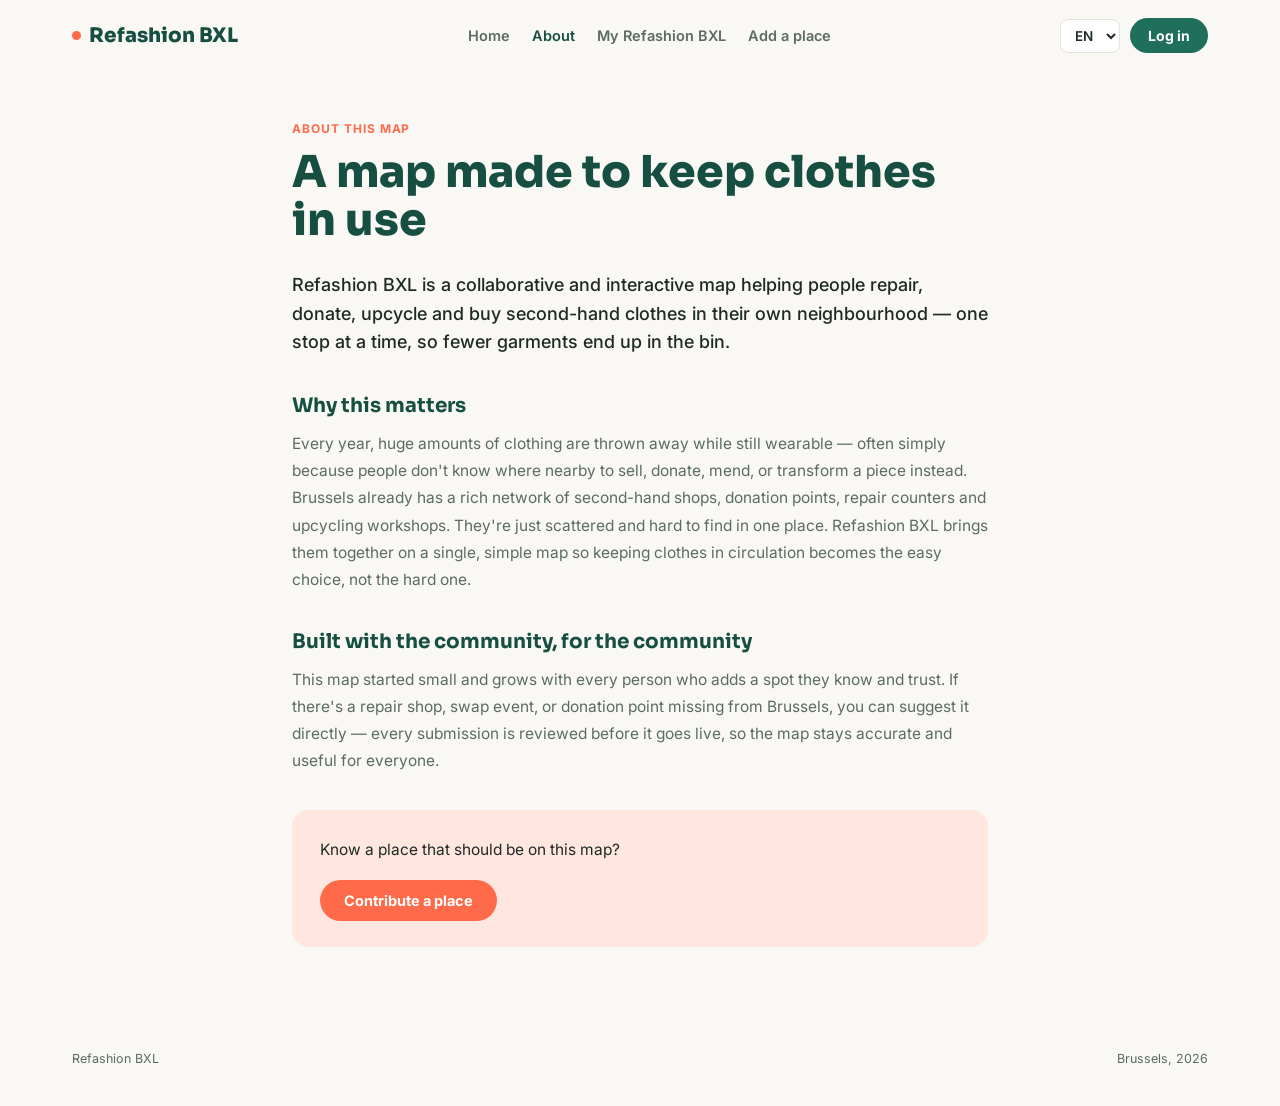
<file: about.html>
<!DOCTYPE html>
<html lang="en">
<head>
<meta charset="UTF-8">
<meta name="viewport" content="width=device-width, initial-scale=1.0">
<title>About — Refashion BXL</title>
<link rel="preconnect" href="https://fonts.googleapis.com">
<link href="https://fonts.googleapis.com/css2?family=Sora:wght@600;700;800&family=Inter:wght@400;500;600;700&display=swap" rel="stylesheet">
<link rel="stylesheet" href="style.css">
</head>
<body class="page-about">

<nav class="topbar">
  <div class="logo"><span class="dot"></span>Refashion BXL</div>
  <div class="nav-links">
    <a href="landing-page.html" data-i18n="nav_home">Home</a>
    <a href="about.html" class="active" data-i18n="nav_about">About</a>
    <a href="my-refashion.html">My Refashion BXL</a>
    <a href="contribute.html" data-i18n="nav_add">Add a place</a>
  </div>
  <div style="display:flex;align-items:center;gap:10px;" id="accountArea">
    <select id="langSelect">
      <option value="en">EN</option>
      <option value="fr">FR</option>
      <option value="nl">NL</option>
    </select>
    <button class="account-btn" id="navLoginBtn" data-i18n="nav_login">Log in</button>
  </div>
</nav>

<main>
  <div class="eyebrow" data-i18n="about_eyebrow">About this map</div>
  <h1 class="page-title" data-i18n="about_title">A map made to keep clothes in use</h1>
  <p class="lead" data-i18n="about_lead">
    Refashion BXL is a collaborative and interactive map helping people repair, donate, upcycle and buy
    second-hand clothes in their own neighbourhood — one stop at a time, so fewer garments end up in the bin.
  </p>

  <h2 class="sub" data-i18n="about_mission_title">Why this matters</h2>
  <p data-i18n="about_mission_text">
    Every year, huge amounts of clothing are thrown away while still wearable — often simply because people
    don't know where nearby to sell, donate, mend, or transform a piece instead. Brussels already has a rich
    network of second-hand shops, donation points, repair counters and upcycling workshops. They're just
    scattered and hard to find in one place. Refashion BXL brings them together on a single, simple map so
    keeping clothes in circulation becomes the easy choice, not the hard one.
  </p>

  <h2 class="sub" data-i18n="about_community_title">Built with the community, for the community</h2>
  <p data-i18n="about_community_text">
    This map started small and grows with every person who adds a spot they know and trust. If there's a
    repair shop, swap event, or donation point missing from Brussels, you can suggest it directly — every
    submission is reviewed before it goes live, so the map stays accurate and useful for everyone.
  </p>

  <div class="cta-box">
    <p data-i18n="about_cta_text">Know a place that should be on this map?</p>
    <a class="btn-primary" href="contribute.html" data-i18n="about_cta_btn">Contribute a place</a>
  </div>
</main>

<footer>
  <span>Refashion BXL</span>
  <span>Brussels, 2026</span>
</footer>

<script src="script.js"></script>
<script>
/* ================= PAGE-SPECIFIC: ABOUT ================= */
function applyLang(){
  const dict = pageDict(STRINGS_ABOUT);
  document.getElementById('langSelect').value = getLang();
  document.querySelectorAll('[data-i18n]').forEach(el => {
    const key = el.getAttribute('data-i18n');
    if (dict[key]) el.textContent = dict[key];
  });
  document.getElementById('navLoginBtn').textContent = isLoggedIn() ? dict.nav_account : dict.nav_login;
}
document.getElementById('langSelect').addEventListener('change', (e) => {
  localStorage.setItem('refashion_lang', e.target.value);
  applyLang();
});
document.getElementById('navLoginBtn').addEventListener('click', () => {
  location.href = 'my-refashion.html';
});
applyLang();
track('page_view', {page:'about'});
</script>

</body>
</html>
</file>
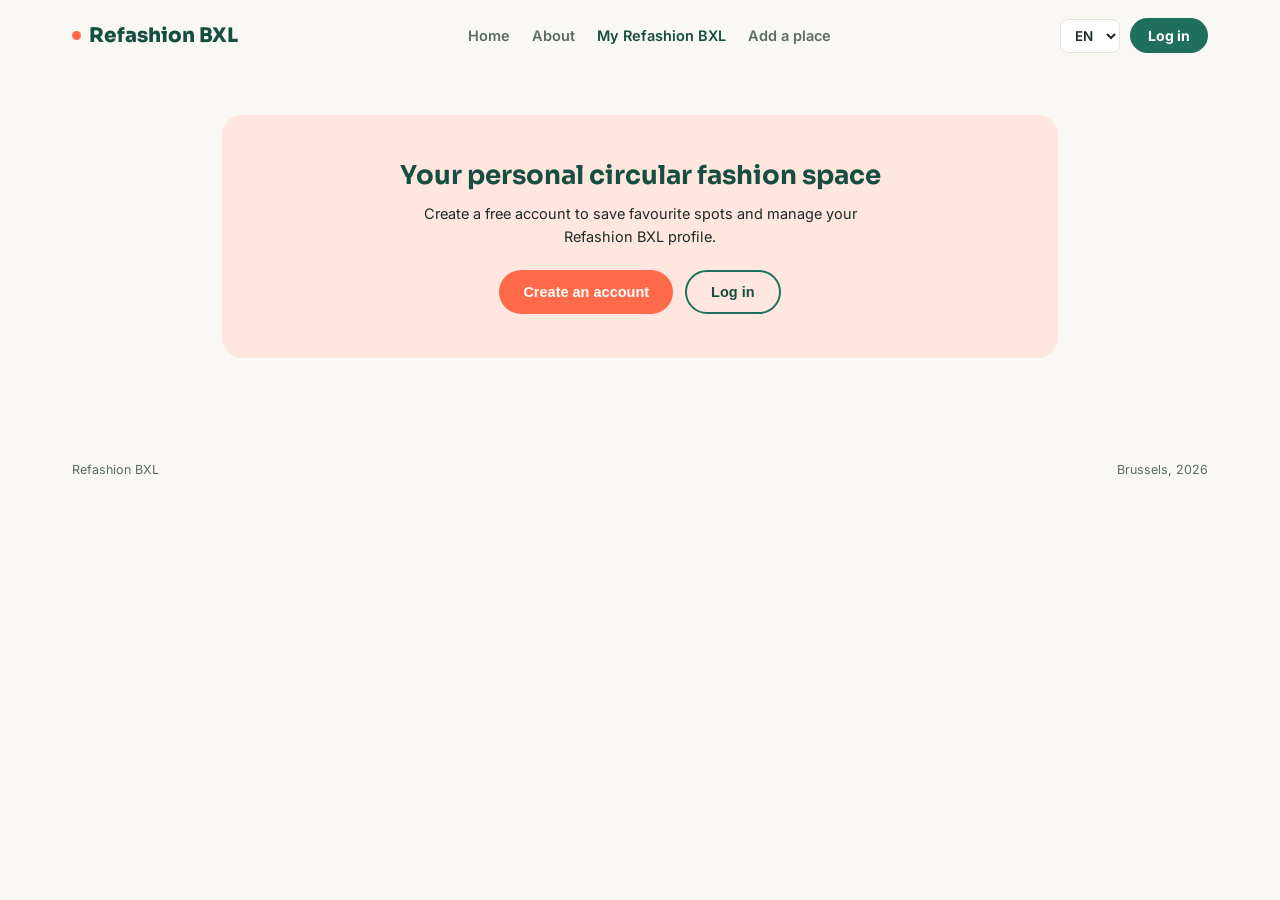
<file: my-refashion.html>
<!DOCTYPE html>
<html lang="en">
<head>
<meta charset="UTF-8">
<meta name="viewport" content="width=device-width, initial-scale=1.0">
<title>My Refashion BXL</title>
<link rel="preconnect" href="https://fonts.googleapis.com">
<link href="https://fonts.googleapis.com/css2?family=Sora:wght@600;700;800&family=Inter:wght@400;500;600;700&display=swap" rel="stylesheet">
<link rel="stylesheet" href="style.css">
</head>
<body class="page-myrefashion">

<nav class="topbar">
  <div class="logo"><span class="dot"></span>Refashion BXL</div>
  <div class="nav-links">
    <a href="landing-page.html" data-i18n="nav_home">Home</a>
    <a href="about.html" data-i18n="nav_about">About</a>
    <a href="my-refashion.html" class="active">My Refashion BXL</a>
    <a href="contribute.html" data-i18n="nav_add">Add a place</a>
  </div>
  <div style="display:flex;align-items:center;gap:10px;" id="accountArea">
    <select id="langSelect">
      <option value="en">EN</option><option value="fr">FR</option><option value="nl">NL</option>
    </select>
    <button class="account-btn" id="navLoginBtn" data-i18n="nav_login">Log in</button>
  </div>
</nav>

<main id="mainContent"></main>

<footer><span>Refashion BXL</span><span>Brussels, 2026</span></footer>

<div class="modal-overlay" id="signupModal">
  <div class="modal-card">
    <button class="modal-close" data-close>&times;</button>
    <div class="modal-eyebrow" data-i18n="signup_eyebrow">Join Refashion BXL</div>
    <div class="modal-title" data-i18n="signup_title">Create your free account</div>
    <div class="modal-field"><label data-i18n="field_name">Name</label><input type="text" id="signupName"><div class="field-error" id="err-signupName" data-i18n="err_name">Please enter your name.</div></div>
    <div class="modal-field"><label data-i18n="field_lastname">Last name</label><input type="text" id="signupLastname"><div class="field-error" id="err-signupLastname" data-i18n="err_lastname">Please enter your last name.</div></div>
    <div class="modal-field"><label data-i18n="field_email">Email</label><input type="email" id="signupEmail"><div class="field-error" id="err-signupEmail" data-i18n="err_email">Please enter a valid email address.</div></div>
    <div class="modal-field"><label data-i18n="field_password">Password</label><input type="password" id="signupPassword"><button type="button" class="pw-toggle" data-toggle="signupPassword" data-i18n="pw_show">SHOW</button><div class="field-error" id="err-signupPassword" data-i18n="err_password">Password cannot be empty.</div></div>
    <div class="modal-field"><label data-i18n="field_confirm">Confirm password</label><input type="password" id="signupConfirm"><button type="button" class="pw-toggle" data-toggle="signupConfirm" data-i18n="pw_show">SHOW</button><div class="field-error" id="err-signupConfirm" data-i18n="err_confirm">Passwords do not match.</div></div>
    <div class="modal-field">
      <label data-i18n="field_commune">Where do you live?</label>
      <select id="signupCommune"></select>
    </div>
    <button class="btn-primary" id="signupSubmit" style="width:100%;" data-i18n="signup_submit">Create account</button>
  </div>
</div>

<div class="modal-overlay" id="loginModal">
  <div class="modal-card">
    <button class="modal-close" data-close>&times;</button>
    <div class="modal-eyebrow" data-i18n="login_eyebrow">Welcome back</div>
    <div class="modal-title" data-i18n="login_title">Log in to Refashion BXL</div>
    <div class="modal-field"><label data-i18n="field_email">Email</label><input type="email" id="loginEmail"><div class="field-error" id="err-loginEmail" data-i18n="err_email">Please enter a valid email address.</div></div>
    <div class="modal-field"><label data-i18n="field_password">Password</label><input type="password" id="loginPassword"><button type="button" class="pw-toggle" data-toggle="loginPassword" data-i18n="pw_show">SHOW</button><div class="field-error" id="err-loginPassword" data-i18n="err_password">Password cannot be empty.</div></div>
    <p style="display:none;color:var(--coral);font-size:13px;" id="loginMsg" data-i18n="login_notfound">No account found with this email — create one instead?</p>
    <button class="btn-primary" id="loginSubmit" style="width:100%;" data-i18n="login_submit">Log in</button>
  </div>
</div>

<div class="toast" id="toast"></div>

<script src="script.js"></script>
<script>
/* ================= PAGE-SPECIFIC: MY REFASHION BXL (personal dashboard) ================= */

document.getElementById('signupCommune').innerHTML =
  BRUSSELS_COMMUNES.map(c => `<option>${c}</option>`).join('') +
  `<option data-i18n="field_other">Outside Brussels</option>`;

function setLang(l){ localStorage.setItem('refashion_lang', l); render(); }

let editingProfile = false;

function statusBadgeClass(status){
  return {pending_review:'pending', approved:'approved', needs_info:'needs_info', rejected:'rejected'}[status] || 'pending';
}
function statusLabel(dict, status){
  return {pending_review:dict.status_pending, approved:dict.status_approved, needs_info:dict.status_needs_info, rejected:dict.status_rejected}[status] || dict.status_pending;
}

async function render(){
  const dict = pageDict(STRINGS_MYREFASHION);
  document.getElementById('langSelect').value = getLang();
  document.querySelectorAll('.nav-links a[data-i18n]').forEach(el => el.textContent = dict[el.getAttribute('data-i18n')]);
  document.getElementById('navLoginBtn').textContent = isLoggedIn() ? dict.nav_account : dict.nav_login;
  document.querySelectorAll('#signupModal [data-i18n], #loginModal [data-i18n]').forEach(el => {
    const k = el.getAttribute('data-i18n'); if (dict[k]) el.textContent = dict[k];
  });

  const main = document.getElementById('mainContent');
  const user = getUser();

  if (!user){
    main.innerHTML = `
      <div class="loggedout-card">
        <h1>${dict.loggedout_title}</h1>
        <p>${dict.loggedout_text}</p>
        <div class="loggedout-btns">
          <button class="btn-primary" id="ctaCreate">${dict.loggedout_create}</button>
          <button class="btn-ghost" id="ctaLogin">${dict.loggedout_login}</button>
        </div>
      </div>`;
    document.getElementById('ctaCreate').addEventListener('click', () => openModal('signupModal'));
    document.getElementById('ctaLogin').addEventListener('click', () => openModal('loginModal'));
    return;
  }

  const favIds = getFavourites();
  const favPlaces = PLACES.filter(p => favIds.includes(p.id));

  /* Contributions: REAL submissions for this user, fetched live from
     Supabase by email — so status changes made in admin.html show up
     here too, not just a frozen snapshot from the moment of submission.
     Merged with a couple of sample rows so every status badge can be
     demonstrated even before you have real approved/rejected entries. */
  const realSubsRaw = await fetchMySubmissions(user.email);
  const realSubs = realSubsRaw.map(s => ({
    id: s.id,
    placeName: s.place_name,
    category: s.category,
    commune: s.commune,
    submittedAt: new Date(s.submitted_at).getTime(),
    status: s.status === 'pending' ? 'pending_review' : s.status // matches statusLabel() mapping below
  }));
  const contributions = [...realSubs, ...SAMPLE_CONTRIBUTIONS];
  const livePlaceIds = await fetchLivePlaceIds();

  const memberSince = user.memberSince ? new Date(user.memberSince).toLocaleDateString() : new Date().toLocaleDateString();
  const avatarSrc = user.avatar || 'data:image/svg+xml;utf8,<svg xmlns=%22http://www.w3.org/2000/svg%22 width=%2272%22 height=%2272%22><rect width=%22100%25%22 height=%22100%25%22 fill=%22%23E7E2D8%22/></svg>';

  main.innerHTML = `
    <div class="profile-card" id="profileCard">
      ${editingProfile ? `
        <div class="avatar-wrap">
          <img class="avatar" id="avatarImg" src="${avatarSrc}">
          <label class="avatar-edit" for="avatarInput">✎</label>
          <input type="file" id="avatarInput" accept="image/*" style="display:none;">
        </div>
        <div class="profile-fields">
          <input class="name-input" id="nameInput" value="${user.name || ''}">
          <select id="communeInput">
            ${BRUSSELS_COMMUNES.map(c => `<option ${user.commune===c?'selected':''}>${c}</option>`).join('')}
          </select>
          <textarea id="bioInput" maxlength="100" placeholder="${dict.bio_placeholder}">${user.bio || ''}</textarea>
          <button class="btn-primary profile-edit-btn" id="saveProfileBtn" style="width:fit-content;">${dict.save_profile}</button>
        </div>
      ` : `
        <div class="avatar-wrap"><img class="avatar" src="${avatarSrc}"></div>
        <div class="profile-main">
          <div class="profile-name">${user.name || ''}</div>
          <div class="profile-meta">${user.commune || ''} · ${dict.member_since} ${memberSince}</div>
          <div class="profile-meta">${user.email || ''}</div>
          ${user.bio ? `<p class="profile-bio">${user.bio}</p>` : ''}
        </div>
        <button class="btn-ghost profile-edit-btn" id="editProfileBtn">${dict.edit_profile}</button>
      `}
    </div>

    <div class="summary-row">
      <div class="summary-chip">❤️ <span class="num">${favPlaces.length}</span> ${dict.summary_saved}</div>
      <div class="summary-chip">⭐ <span class="num">${SAMPLE_REVIEWS.length}</span> ${dict.summary_reviews}</div>
      <div class="summary-chip">🌱 <span class="num">${contributions.length}</span> ${dict.summary_contrib}</div>
    </div>

    <h2 class="section-title">❤️ ${dict.fav_title}</h2>
    ${favPlaces.length === 0 ? `<div class="empty-note">${dict.fav_empty}</div>` : `
      <div class="fav-grid">
        ${favPlaces.map(p => `
          <div class="fav-card">
            <div class="cat-badge ${p.cat}">${dict['cat_'+p.cat]}</div>
            <div class="fav-name">${p.name}</div>
            <div class="fav-addr">${p.neigh}</div>
            <div style="display:flex;justify-content:space-between;align-items:center;margin-top:8px;">
              ${p.instagram ? `<a href="${p.instagram}" target="_blank" style="font-size:12px;color:var(--teal);font-weight:600;">Instagram ↗</a>` : `<span></span>`}
              <button data-unfav="${p.id}" style="font-size:12px;font-weight:600;color:var(--coral);background:none;border:none;cursor:pointer;">${dict.fav_remove}</button>
            </div>
          </div>
        `).join('')}
      </div>`}

    <!-- "My Reviews" — sample data for this prototype. A real reviews
         feature needs a secure database and real user accounts so
         reviews are genuinely tied to the person who wrote them. -->
    <h2 class="section-title">⭐ ${dict.reviews_title}</h2>
    ${SAMPLE_REVIEWS.length === 0 ? `<div class="empty-note">${dict.reviews_empty}</div>` : `
      ${SAMPLE_REVIEWS.map(r => `
        <div class="review-card">
          <div class="review-top">
            <span class="review-shop">${r.shop}</span>
            <span class="review-stars">${'★'.repeat(r.rating)}${'☆'.repeat(5-r.rating)}</span>
          </div>
          <p class="review-text">${r.text}</p>
          <span class="review-date">${r.date}</span>
        </div>
      `).join('')}`}

    <!-- "My Contributions" — real submissions from the Add a place form,
         matched by email, merged with sample rows so every status badge
         can be demonstrated. Moving a real submission between statuses
         requires a moderator + secure back end, which doesn't exist here. -->
    <h2 class="section-title">🌱 ${dict.contrib_title}</h2>
    ${contributions.length === 0 ? `<div class="empty-note">${dict.contrib_empty}</div>` : `
      <div class="history-list">
        ${contributions.map(c => `
          <div class="history-row">
            <span>
              <span class="hname">${c.placeName}</span> ${c.id && livePlaceIds.includes('crowd-'+c.id) ? '<span class="status-badge approved">🟢 Live</span>' : ''}<br>
              <span class="hmeta">${dict['cat_'+c.category] || c.category} · ${c.commune}</span>
            </span>
            <span style="text-align:right;">
              <span class="status-badge ${statusBadgeClass(c.status)}">${statusLabel(dict, c.status)}</span><br>
              <span class="htime">${new Date(c.submittedAt).toLocaleDateString()}</span>
            </span>
          </div>
        `).join('')}
      </div>`}

    <h2 class="section-title">${dict.settings_title}</h2>
    <div class="settings-card">
      <div class="settings-row">
        <label>${dict.settings_language}</label>
        <select id="settingsLangSelect">
          <option value="en">English</option><option value="fr">Français</option><option value="nl">Nederlands</option>
        </select>
      </div>
      <div class="settings-row">
        <label>${dict.settings_password}</label>
        <button class="btn-ghost" id="changePwBtn">${dict.settings_password}</button>
      </div>
      <p class="settings-note">${dict.settings_password_note}</p>
      <div class="logout-row"><button class="btn-ghost" id="logoutBtn">${dict.logout}</button></div>
    </div>
  `;

  if (editingProfile){
    document.getElementById('saveProfileBtn').addEventListener('click', () => {
      const u = getUser();
      u.name = document.getElementById('nameInput').value;
      u.commune = document.getElementById('communeInput').value;
      u.bio = document.getElementById('bioInput').value.slice(0,100);
      saveUser(u);
      editingProfile = false;
      showToast(dict.toast_saved);
      render();
    });
    document.getElementById('avatarInput').addEventListener('change', (e) => {
      const file = e.target.files[0]; if (!file) return;
      const reader = new FileReader();
      reader.onload = () => {
        const u = getUser(); u.avatar = reader.result; saveUser(u);
        document.getElementById('avatarImg').src = reader.result;
      };
      reader.readAsDataURL(file);
    });
  } else {
    document.getElementById('editProfileBtn').addEventListener('click', () => { editingProfile = true; render(); });
  }

  document.querySelectorAll('[data-unfav]').forEach(el => {
    el.addEventListener('click', () => { toggleFavourite(el.getAttribute('data-unfav')); render(); });
  });
  document.getElementById('settingsLangSelect').value = getLang();
  document.getElementById('settingsLangSelect').addEventListener('change', (e) => setLang(e.target.value));
  document.getElementById('changePwBtn').addEventListener('click', () => alert(dict.settings_password_note));
  document.getElementById('logoutBtn').addEventListener('click', () => {
    localStorage.removeItem('refashion_user');
    track('logout', {});
    render();
  });
}

wireModalCloseHandlers();
wirePasswordToggles(() => pageDict(STRINGS_MYREFASHION));

document.getElementById('signupSubmit').addEventListener('click', () => {
  const name = document.getElementById('signupName').value.trim();
  const lastname = document.getElementById('signupLastname').value.trim();
  const email = document.getElementById('signupEmail').value.trim();
  const pw = document.getElementById('signupPassword').value;
  const confirm = document.getElementById('signupConfirm').value;
  const commune = document.getElementById('signupCommune').value;
  let valid = true;
  if (!name){ setError('signupName', true); valid=false; } else setError('signupName', false);
  if (!lastname){ setError('signupLastname', true); valid=false; } else setError('signupLastname', false);
  if (!isValidEmail(email)){ setError('signupEmail', true); valid=false; } else setError('signupEmail', false);
  if (!pw){ setError('signupPassword', true); valid=false; } else setError('signupPassword', false);
  if (!confirm || confirm !== pw){ setError('signupConfirm', true); valid=false; } else setError('signupConfirm', false);
  if (!valid) return;
  // Password is intentionally never persisted — see AUTH prototype note in script.js.
  saveUser({name, lastname, email, commune, memberSince: Date.now()});
  track('sign_up', {email});
  closeModal('signupModal');
  render();
  showToast(pageDict(STRINGS_MYREFASHION).toast_created);
});
document.getElementById('loginSubmit').addEventListener('click', () => {
  const email = document.getElementById('loginEmail').value.trim();
  const pw = document.getElementById('loginPassword').value;
  let valid = true;
  if (!isValidEmail(email)){ setError('loginEmail', true); valid=false; } else setError('loginEmail', false);
  if (!pw){ setError('loginPassword', true); valid=false; } else setError('loginPassword', false);
  document.getElementById('loginMsg').style.display = 'none';
  if (!valid) return;
  const existing = getUser();
  if (existing && existing.email === email){
    track('login', {email});
    closeModal('loginModal');
    render();
    showToast(pageDict(STRINGS_MYREFASHION).toast_loggedin);
  } else {
    document.getElementById('loginMsg').style.display = 'block';
  }
});
document.getElementById('langSelect').addEventListener('change', (e) => setLang(e.target.value));
document.getElementById('navLoginBtn').addEventListener('click', () => {
  if (!isLoggedIn()) openModal('loginModal');
});

render();
track('page_view', {page:'my-refashion'});
</script>

</body>
</html>
</file>
<file: style.css>
/* =====================================================================
   REFASHION BXL — SHARED STYLESHEET
   Used by: landing-page.html, about.html, contribute.html, my-refashion.html

   Structure:
   1. Design tokens (CSS variables)
   2. Base / reset
   3. Nav (shared across all pages)
   4. Shared buttons
   5. Shared modal system (signup/login/locked/detail all reuse this)
   6. Shared toast
   7. Shared footer
   8. Page-specific sections — each scoped under a body class
      (.page-landing / .page-about / .page-contribute / .page-myrefashion)
      so two pages can safely use the same class name (e.g. "main",
      ".cat-badge") with different sizing without fighting each other.
   9. Responsive tweaks
   ===================================================================== */

/* ---------- 1. DESIGN TOKENS ---------- */
:root{
  --bg:#FAF8F4; --card:#FFFFFF; --ink:#1E2A26; --ink-soft:#5B6B65; --line:#E7E2D8;
  --teal:#1F6F5C; --teal-dark:#164F41; --coral:#FF6B4A; --coral-soft:#FFE7E0;
  --second:#3E7CB1; --donate:#5C8A3A; --upcycle:#C77B2E; --repair:#A34B6F;
  --radius:14px; --shadow:0 4px 18px rgba(30,42,38,0.07);
}

/* ---------- 2. BASE / RESET ---------- */
*{box-sizing:border-box;}
body{margin:0;background:var(--bg);color:var(--ink);font-family:'Inter',sans-serif;-webkit-font-smoothing:antialiased;}
h1,h2,h3{font-family:'Sora',sans-serif;}
a{color:var(--teal);}

/* ---------- 3. NAV (shared) ---------- */
nav.topbar{display:flex;align-items:center;justify-content:space-between;gap:16px;padding:18px 32px;max-width:1200px;margin:0 auto;flex-wrap:wrap;}
.logo{font-family:'Sora',sans-serif;font-weight:800;font-size:20px;color:var(--teal-dark);display:flex;align-items:center;gap:8px;}
.logo .dot{width:9px;height:9px;border-radius:50%;background:var(--coral);display:inline-block;}
.nav-links{display:flex;align-items:center;gap:22px;flex-wrap:wrap;}
.nav-links a{font-size:14.5px;font-weight:600;color:var(--ink-soft);text-decoration:none;}
.nav-links a.active{color:var(--teal-dark);}
.nav-links a:hover{color:var(--teal-dark);}
select#langSelect{font-family:'Inter',sans-serif;font-size:13.5px;font-weight:600;padding:7px 10px;border-radius:8px;border:1px solid var(--line);background:var(--card);color:var(--ink);cursor:pointer;}

/* Static nav account buttons — used on about / contribute / my-refashion */
.account-btn{font-family:'Inter',sans-serif;font-weight:700;font-size:14px;padding:9px 18px;border-radius:22px;border:none;background:var(--teal);color:#fff;cursor:pointer;}
.account-btn:hover{background:var(--teal-dark);}

/* Dynamically-built nav account buttons — used on landing page */
.account-area{display:flex;align-items:center;gap:10px;}
.btn-login-nav{font-family:'Inter',sans-serif;font-weight:700;font-size:13.5px;padding:9px 16px;border-radius:22px;border:2px solid var(--teal);background:transparent;color:var(--teal-dark);cursor:pointer;}
.btn-login-nav:hover{background:var(--teal);color:#fff;}
.btn-signup-nav{font-family:'Inter',sans-serif;font-weight:700;font-size:13.5px;padding:9px 16px;border-radius:22px;border:none;background:var(--teal);color:#fff;cursor:pointer;}
.btn-signup-nav:hover{background:var(--teal-dark);}

/* ---------- 4. SHARED BUTTONS ---------- */
.btn-primary{background:var(--coral);color:#fff;font-weight:700;font-size:14.5px;padding:12px 24px;border-radius:24px;border:none;cursor:pointer;}
.btn-primary:hover{background:#E85A3A;}
.btn-ghost{background:transparent;color:var(--teal-dark);font-weight:700;font-size:14.5px;padding:12px 24px;border-radius:24px;border:2px solid var(--teal);cursor:pointer;}
.btn-ghost:hover{background:var(--teal);color:#fff;}

/* ---------- 5. SHARED MODAL SYSTEM ---------- */
.modal-overlay{display:none;position:fixed;inset:0;background:rgba(30,42,38,0.5);z-index:1000;align-items:center;justify-content:center;padding:20px;}
.modal-overlay.open{display:flex;}
.modal-card{background:#fff;max-width:440px;width:100%;border-radius:16px;padding:32px 28px 28px;position:relative;max-height:90vh;overflow-y:auto;}
.modal-close{position:absolute;top:14px;right:16px;background:none;border:none;font-size:24px;color:var(--ink-soft);cursor:pointer;}
.modal-eyebrow{font-size:12px;font-weight:700;text-transform:uppercase;letter-spacing:.06em;color:var(--coral);margin-bottom:8px;}
.modal-title{font-size:21px;font-weight:800;margin:0 0 12px;color:var(--teal-dark);}
.modal-text{font-size:14.5px;line-height:1.6;color:var(--ink-soft);margin:0 0 20px;}
.modal-btns{display:flex;flex-direction:column;gap:10px;}
.modal-field{margin-bottom:14px;position:relative;}
.modal-field label{display:block;font-size:12.5px;font-weight:600;margin-bottom:5px;color:var(--ink);}
.modal-field input, .modal-field select{width:100%;padding:10px 12px;border-radius:8px;border:1px solid var(--line);font-family:'Inter',sans-serif;font-size:14px;}
.modal-field input.error, .modal-field select.error{border-color:var(--coral);}
.field-error{font-size:12px;color:var(--coral);margin-top:4px;display:none;}
.field-error.show{display:block;}
.pw-toggle{position:absolute;right:12px;top:33px;font-size:11.5px;font-weight:700;color:var(--teal);background:none;border:none;cursor:pointer;}
.checkbox-row{display:flex;align-items:flex-start;gap:8px;font-size:12.5px;color:var(--ink-soft);margin-bottom:16px;}
.checkbox-row input{margin-top:2px;}
.modal-link-row{text-align:center;font-size:13px;margin-top:14px;color:var(--ink-soft);}
.modal-link-row a{color:var(--teal);font-weight:600;cursor:pointer;}
.detail-row{display:flex;gap:10px;font-size:13.5px;color:var(--ink);margin-bottom:8px;}
.detail-row strong{min-width:90px;color:var(--ink-soft);font-weight:600;}

/* ---------- 6. SHARED TOAST ---------- */
.toast{position:fixed;bottom:24px;left:50%;transform:translateX(-50%);background:var(--teal-dark);color:#fff;padding:12px 22px;border-radius:24px;font-size:13.5px;font-weight:600;z-index:2000;display:none;}

/* ---------- 7. SHARED FOOTER ---------- */
footer{max-width:1200px;margin:0 auto;padding:24px 32px 40px;font-size:12.5px;color:var(--ink-soft);display:flex;justify-content:space-between;flex-wrap:wrap;gap:8px;}
footer a{color:var(--ink-soft);text-decoration:none;font-weight:600;}
footer a:hover{color:var(--teal-dark);}
.footer-links{display:flex;gap:16px;}


/* =====================================================================
   8. PAGE-SPECIFIC SECTIONS
   ===================================================================== */

/* ---------- 8a. LANDING PAGE ---------- */
.page-landing header.hero{max-width:1200px;margin:0 auto;padding:36px 32px 30px;}
.page-landing .tagline{font-family:'IBM Plex Mono',monospace;font-size:12.5px;letter-spacing:.1em;text-transform:uppercase;color:var(--coral);font-weight:700;margin-bottom:10px;}
.page-landing h1.title{font-size:clamp(34px,5vw,54px);font-weight:800;color:var(--teal-dark);margin:0 0 16px;line-height:1.05;}
.page-landing p.hero-text{font-size:16.5px;line-height:1.65;color:var(--ink-soft);max-width:700px;margin:0 0 26px;}

.page-landing section.filters{max-width:1200px;margin:0 auto;padding:0 32px 20px;display:flex;flex-direction:column;gap:14px;}
.page-landing .search-row{display:flex;gap:12px;flex-wrap:wrap;}
.page-landing #searchInput{flex:1;min-width:200px;font-family:'Inter',sans-serif;font-size:14px;padding:11px 16px;border-radius:22px;border:1.5px solid var(--line);background:var(--card);color:var(--ink);}
.page-landing .filter-row{display:flex;align-items:center;justify-content:space-between;gap:16px;flex-wrap:wrap;}
.page-landing .chip-row{display:flex;gap:10px;flex-wrap:wrap;}
.page-landing .chip{font-size:13.5px;font-weight:600;padding:9px 16px;border-radius:20px;border:1.5px solid var(--line);background:var(--card);color:var(--ink-soft);cursor:pointer;transition:all .15s ease;}
.page-landing .chip[data-cat="second"].active{background:var(--second);border-color:var(--second);color:#fff;}
.page-landing .chip[data-cat="donate"].active{background:var(--donate);border-color:var(--donate);color:#fff;}
.page-landing .chip[data-cat="upcycle"].active{background:var(--upcycle);border-color:var(--upcycle);color:#fff;}
.page-landing .chip[data-cat="repair"].active{background:var(--repair);border-color:var(--repair);color:#fff;}
.page-landing .chip[data-cat="all"].active{background:var(--ink);border-color:var(--ink);color:#fff;}
.page-landing select#neighFilter{font-family:'Inter',sans-serif;font-size:13.5px;font-weight:600;padding:9px 14px;border-radius:20px;border:1.5px solid var(--line);background:var(--card);color:var(--ink);cursor:pointer;max-width:220px;}

.page-landing section.map-wrap{max-width:1200px;margin:0 auto;padding:0 32px 30px;}
.page-landing #map{width:100%;height:420px;border-radius:var(--radius);border:1px solid var(--line);}
.page-landing .legend{display:flex;gap:16px;flex-wrap:wrap;margin-top:10px;font-size:12px;color:var(--ink-soft);}
.page-landing .legend-item{display:flex;align-items:center;gap:6px;}
.page-landing .legend-dot{width:10px;height:10px;border-radius:50%;display:inline-block;}

.page-landing section.grid-wrap{max-width:1200px;margin:0 auto;padding:10px 32px 60px;}
.page-landing .grid{display:grid;grid-template-columns:repeat(auto-fill,minmax(250px,1fr));gap:18px;}
.page-landing .card{background:var(--card);border-radius:var(--radius);box-shadow:var(--shadow);padding:18px 18px 16px;cursor:pointer;position:relative;transition:transform .15s ease;}
.page-landing .card:hover{transform:translateY(-3px);}
.page-landing .fav-btn{position:absolute;top:14px;right:14px;background:none;border:none;cursor:pointer;padding:2px;z-index:2;}
.page-landing .fav-btn svg{width:20px;height:20px;stroke:var(--ink-soft);fill:none;stroke-width:1.8;transition:all .15s ease;}
.page-landing .fav-btn.saved svg{fill:var(--coral);stroke:var(--coral);}
.page-landing .cat-badge{display:inline-block;font-size:11px;font-weight:700;text-transform:uppercase;letter-spacing:.03em;padding:4px 10px;border-radius:12px;margin-bottom:10px;}
.page-landing .cat-badge.second{background:#E4EEF7;color:var(--second);}
.page-landing .cat-badge.donate{background:#EBF2E3;color:var(--donate);}
.page-landing .cat-badge.upcycle{background:#FBEADA;color:var(--upcycle);}
.page-landing .cat-badge.repair{background:#F3E1EA;color:var(--repair);}
.page-landing .card-name{font-size:16px;font-weight:700;margin:0 0 4px;padding-right:26px;}
.page-landing .card-neigh{font-size:13px;color:var(--ink-soft);margin:0 0 14px;}
.page-landing .card-links{display:flex;align-items:center;justify-content:space-between;gap:10px;}
.page-landing .icon-link{display:flex;align-items:center;justify-content:center;width:30px;height:30px;border-radius:50%;background:var(--bg);color:var(--ink-soft);text-decoration:none;}
.page-landing .icon-link:hover{background:var(--line);}
.page-landing .icon-link svg{width:15px;height:15px;}
.page-landing .view-details{font-size:12.5px;font-weight:700;color:var(--teal);background:none;border:none;cursor:pointer;padding:0;}

.page-landing section.contact{max-width:1200px;margin:0 auto;padding:20px 32px 60px;border-top:1px solid var(--line);}
.page-landing .contact-box{background:var(--coral-soft);border-radius:20px;padding:34px 36px;max-width:640px;margin-top:30px;}
.page-landing .contact-title{font-size:22px;font-weight:800;color:var(--teal-dark);margin:0 0 10px;}
.page-landing .contact-text{font-size:14.5px;line-height:1.6;color:var(--ink);}
.page-landing .contact-text a{color:var(--coral);font-weight:700;}

.page-landing section.teaser{max-width:1200px;margin:0 auto;padding:30px 32px;border-top:1px solid var(--line);}
.page-landing .teaser-inner{display:flex;align-items:center;justify-content:space-between;gap:24px;flex-wrap:wrap;}
.page-landing .teaser-title{font-size:20px;font-weight:800;color:var(--teal-dark);margin:0 0 6px;}
.page-landing .teaser-text{font-size:13.5px;line-height:1.5;color:var(--ink-soft);max-width:560px;margin:0;}

/* ---------- 8b. ABOUT PAGE ---------- */
.page-about main{max-width:760px;margin:0 auto;padding:50px 32px 80px;}
.page-about .eyebrow{font-size:12px;font-weight:700;text-transform:uppercase;letter-spacing:.08em;color:var(--coral);margin-bottom:12px;}
.page-about h1.page-title{font-size:clamp(30px,4.5vw,44px);font-weight:800;color:var(--teal-dark);margin:0 0 26px;line-height:1.1;}
.page-about .lead{font-size:18px;line-height:1.6;color:var(--ink);margin:0 0 28px;font-weight:500;}
.page-about p{font-size:15.5px;line-height:1.75;color:var(--ink-soft);margin:0 0 20px;}
.page-about h2.sub{font-size:20px;font-weight:700;color:var(--teal-dark);margin:36px 0 12px;}
.page-about .cta-box{background:var(--coral-soft);border-radius:16px;padding:26px 28px;margin-top:36px;}
.page-about .cta-box p{color:var(--ink);margin-bottom:16px;}
.page-about .btn-primary{text-decoration:none;display:inline-block;}

/* ---------- 8c. ADD A PLACE (contribute) PAGE ---------- */
.page-contribute main{max-width:620px;margin:0 auto;padding:44px 32px 80px;}
.page-contribute .eyebrow{font-size:12px;font-weight:700;text-transform:uppercase;letter-spacing:.08em;color:var(--coral);margin-bottom:12px;}
.page-contribute h1.page-title{font-size:clamp(28px,4vw,38px);font-weight:800;color:var(--teal-dark);margin:0 0 12px;line-height:1.1;}
.page-contribute p.lead{font-size:15px;line-height:1.6;color:var(--ink-soft);margin:0 0 30px;}
.page-contribute form{background:var(--card);border-radius:18px;padding:30px 28px;box-shadow:0 4px 18px rgba(30,42,38,0.07);}
.page-contribute fieldset{border:none;padding:0;margin:0 0 26px;}
.page-contribute legend{font-size:13px;font-weight:700;text-transform:uppercase;letter-spacing:.05em;color:var(--teal-dark);margin:0 0 14px;padding:0;}
.page-contribute .field{margin-bottom:16px;}
.page-contribute .field label{display:block;font-size:13px;font-weight:600;margin-bottom:6px;color:var(--ink);}
.page-contribute .optional-tag{font-weight:400;font-style:italic;color:var(--ink-soft);font-size:12px;}
.page-contribute .info-note{font-size:13.5px;color:var(--ink-soft);background:var(--card);border-radius:12px;padding:14px 18px;margin-bottom:22px;}
.page-contribute .field input, .page-contribute .field select, .page-contribute .field textarea{
  width:100%;padding:10px 12px;border-radius:8px;border:1px solid var(--line);
  font-family:'Inter',sans-serif;font-size:14px;background:#fff;color:var(--ink);
}
.page-contribute .field textarea{resize:vertical;min-height:80px;}
.page-contribute .row2{display:grid;grid-template-columns:1fr 1fr;gap:14px;}
.page-contribute .btn-primary{font-size:15px;padding:13px 26px;width:100%;}
.page-contribute .thankyou{display:none;background:var(--coral-soft);border-radius:18px;padding:36px 30px;text-align:center;}
.page-contribute .thankyou.show{display:block;}
.page-contribute .thankyou h2{font-size:22px;color:var(--teal-dark);margin:0 0 12px;}
.page-contribute .thankyou p{font-size:14.5px;color:var(--ink);line-height:1.6;margin:0 0 8px;}
.page-contribute form.hidden{display:none;}

/* ---------- 8d. MY REFASHION BXL PAGE ---------- */
.page-myrefashion main{max-width:900px;margin:0 auto;padding:44px 32px 80px;}
.page-myrefashion .loggedout-card{background:var(--coral-soft);border-radius:20px;padding:44px 36px;text-align:center;}
.page-myrefashion .loggedout-card h1{font-size:26px;color:var(--teal-dark);margin:0 0 10px;}
.page-myrefashion .loggedout-card p{font-size:14.5px;color:var(--ink);margin:0 0 22px;max-width:440px;margin-left:auto;margin-right:auto;line-height:1.6;}
.page-myrefashion .loggedout-btns{display:flex;gap:12px;justify-content:center;flex-wrap:wrap;}
.page-myrefashion .profile-card{background:var(--card);border-radius:16px;box-shadow:var(--shadow);padding:24px 26px;margin-bottom:20px;display:flex;gap:18px;align-items:flex-start;flex-wrap:wrap;}
.page-myrefashion .avatar-wrap{position:relative;width:72px;height:72px;flex:0 0 auto;}
.page-myrefashion .avatar{width:72px;height:72px;border-radius:50%;object-fit:cover;background:var(--line);display:block;}
.page-myrefashion .avatar-edit{position:absolute;bottom:-2px;right:-2px;width:24px;height:24px;border-radius:50%;background:var(--teal);color:#fff;display:flex;align-items:center;justify-content:center;font-size:11px;cursor:pointer;border:2px solid var(--bg);}
.page-myrefashion .profile-main{flex:1;min-width:200px;}
.page-myrefashion .profile-name{font-size:19px;font-weight:700;font-family:'Sora',sans-serif;color:var(--teal-dark);margin:0 0 3px;}
.page-myrefashion .profile-meta{font-size:13px;color:var(--ink-soft);margin:0 0 8px;}
.page-myrefashion .profile-bio{font-size:13.5px;color:var(--ink);margin:0;}
.page-myrefashion .profile-edit-btn{align-self:flex-start;}
.page-myrefashion .profile-fields{display:flex;flex-direction:column;gap:8px;flex:1;min-width:200px;}
.page-myrefashion .profile-fields input, .page-myrefashion .profile-fields select, .page-myrefashion .profile-fields textarea{
  font-family:'Inter',sans-serif;font-size:14px;padding:8px 10px;border-radius:8px;border:1px solid var(--line);background:#fff;
}
.page-myrefashion .profile-fields input.name-input{font-size:16px;font-weight:700;font-family:'Sora',sans-serif;color:var(--teal-dark);}
.page-myrefashion .profile-fields textarea{resize:vertical;min-height:50px;font-family:'Inter',sans-serif;}

.page-myrefashion .summary-row{display:flex;gap:14px;flex-wrap:wrap;margin-bottom:28px;}
.page-myrefashion .summary-chip{background:var(--card);border-radius:12px;padding:12px 18px;font-size:13.5px;font-weight:600;color:var(--ink);box-shadow:0 2px 8px rgba(30,42,38,0.05);display:flex;align-items:center;gap:8px;}
.page-myrefashion .summary-chip .num{font-family:'Sora',sans-serif;font-weight:800;color:var(--teal-dark);}

.page-myrefashion h2.section-title{font-size:19px;font-weight:700;color:var(--teal-dark);margin:36px 0 16px;}
.page-myrefashion .empty-note{font-size:13.5px;color:var(--ink-soft);background:var(--card);border-radius:12px;padding:18px 20px;}
.page-myrefashion .fav-grid{display:grid;grid-template-columns:repeat(auto-fill,minmax(230px,1fr));gap:14px;}
.page-myrefashion .fav-card{background:var(--card);border-radius:12px;padding:14px 16px;box-shadow:0 3px 12px rgba(30,42,38,0.06);}
.page-myrefashion .cat-badge{display:inline-block;font-size:10.5px;font-weight:700;text-transform:uppercase;letter-spacing:.03em;padding:3px 9px;border-radius:10px;margin-bottom:8px;}
.page-myrefashion .cat-badge.second{background:#E4EEF7;color:var(--second);}
.page-myrefashion .cat-badge.donate{background:#EBF2E3;color:var(--donate);}
.page-myrefashion .cat-badge.upcycle{background:#FBEADA;color:var(--upcycle);}
.page-myrefashion .cat-badge.repair{background:#F3E1EA;color:var(--repair);}
.page-myrefashion .fav-name{font-size:14.5px;font-weight:700;margin:0 0 4px;}
.page-myrefashion .fav-addr{font-size:12px;color:var(--ink-soft);margin:0;}

.page-myrefashion .review-card{background:var(--card);border-radius:12px;padding:16px 18px;margin-bottom:10px;box-shadow:0 2px 8px rgba(30,42,38,0.05);}
.page-myrefashion .review-top{display:flex;justify-content:space-between;align-items:center;margin-bottom:6px;}
.page-myrefashion .review-shop{font-weight:700;font-size:14.5px;}
.page-myrefashion .review-stars{color:#E8A93A;font-size:14px;letter-spacing:1px;}
.page-myrefashion .review-text{font-size:13.5px;color:var(--ink);margin:0 0 4px;line-height:1.5;}
.page-myrefashion .review-date{font-size:11.5px;color:var(--ink-soft);}

.page-myrefashion .history-list{display:flex;flex-direction:column;gap:10px;}
.page-myrefashion .history-row{background:var(--card);border-radius:10px;padding:12px 16px;display:flex;justify-content:space-between;align-items:center;font-size:13.5px;box-shadow:0 2px 8px rgba(30,42,38,0.05);flex-wrap:wrap;gap:8px;}
.page-myrefashion .history-row .hname{font-weight:600;}
.page-myrefashion .history-row .hmeta{color:var(--ink-soft);font-size:12px;}
.page-myrefashion .history-row .htime{color:var(--ink-soft);font-size:12px;}
.page-myrefashion .status-badge{font-size:11px;font-weight:700;text-transform:uppercase;letter-spacing:.03em;padding:4px 10px;border-radius:12px;}
.page-myrefashion .status-badge.pending{background:#E9EEF4;color:#4A6280;}
.page-myrefashion .status-badge.approved{background:#EBF2E3;color:var(--donate);}
.page-myrefashion .status-badge.needs_info{background:#FBEADA;color:var(--upcycle);}
.page-myrefashion .status-badge.rejected{background:#F6DEDC;color:#B3423A;}

.page-myrefashion .settings-card{background:var(--card);border-radius:14px;padding:20px 22px;margin-top:16px;display:flex;flex-direction:column;gap:14px;}
.page-myrefashion .settings-row{display:flex;align-items:center;justify-content:space-between;gap:12px;flex-wrap:wrap;}
.page-myrefashion .settings-row label{font-size:13.5px;font-weight:600;color:var(--ink);}
.page-myrefashion .settings-note{font-size:12px;color:var(--ink-soft);margin:-8px 0 0;}
.page-myrefashion .logout-row{margin-top:6px;}


/* =====================================================================
   9. RESPONSIVE
   ===================================================================== */
@media (max-width:640px){
  nav.topbar{padding:16px 20px;}
  .page-landing header.hero{padding:24px 20px 20px;}
  .page-landing section.filters, .page-landing section.map-wrap, .page-landing section.grid-wrap,
  .page-landing section.contact{padding-left:20px;padding-right:20px;}
  .page-about main{padding:36px 20px 60px;}
  .page-contribute main{padding:30px 20px 60px;}
  .page-myrefashion main{padding:30px 20px 60px;}
}
</file>
